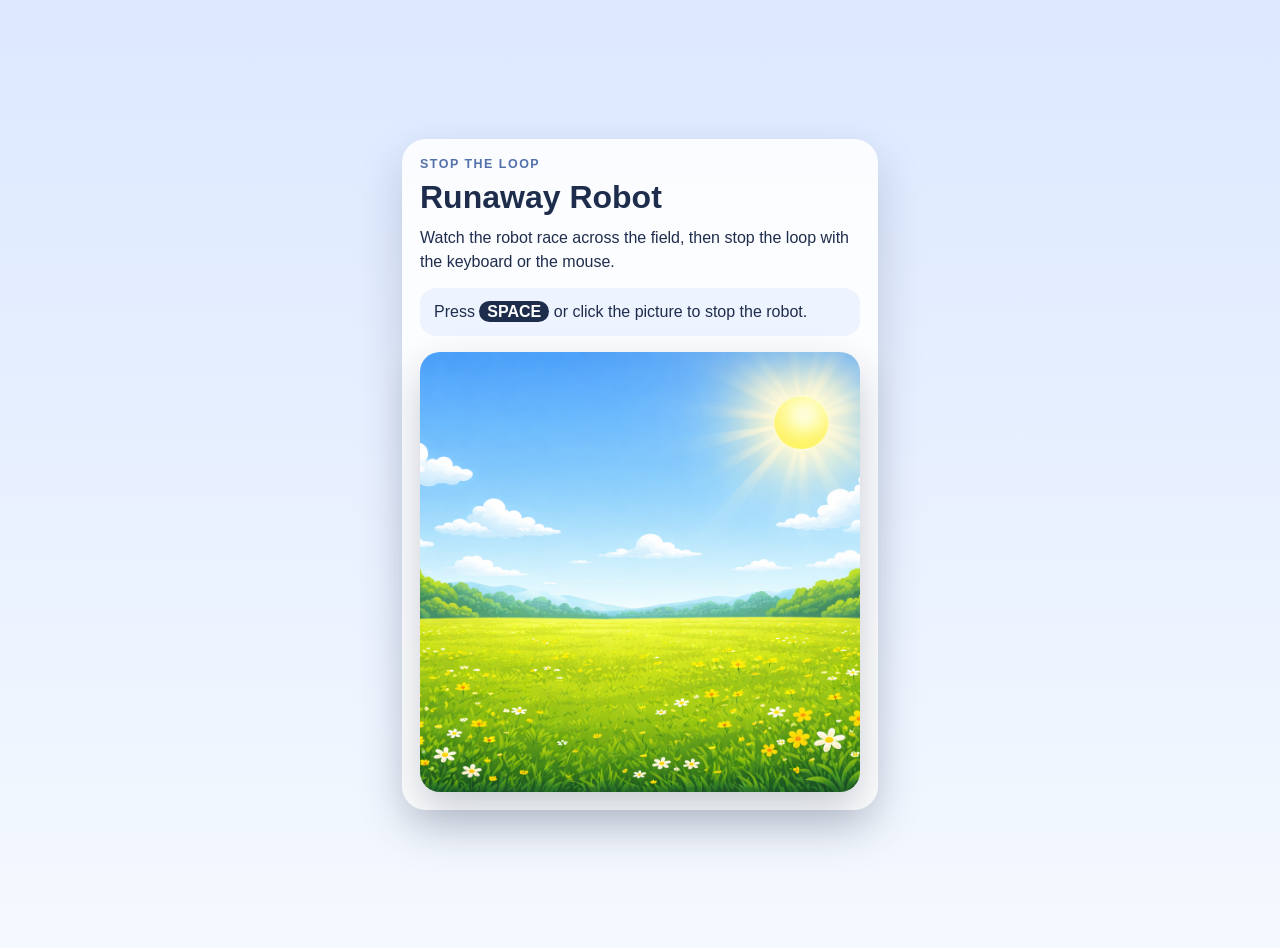
<file: en/code/runaway-robot-complete/index.html>
<!doctype html>
<html lang="en">
  <head>
    <meta charset="utf-8">
    <meta name="viewport" content="width=device-width, initial-scale=1">
    <title>Runaway Robot Complete</title>
    <link rel="stylesheet" href="style.css">
    <script defer src="https://rpf.io/p5"></script>
    <script defer src="main.js"></script>
  </head>
  <body>
    <main class="project-card">
      <p class="eyebrow">Stop the loop</p>
      <h1>Runaway Robot</h1>
      <p class="intro">Watch the robot race across the field, then stop the loop with the keyboard or the mouse.</p>
      <p id="status-text" class="status" aria-live="polite">Press <kbd>SPACE</kbd> or click the picture to stop the robot.</p>
      <div id="sketch-holder" class="sketch-holder">
        <img class="backdrop" src="backdrop.png" alt="" aria-hidden="true">
      </div>
    </main>
  </body>
</html>
</file>
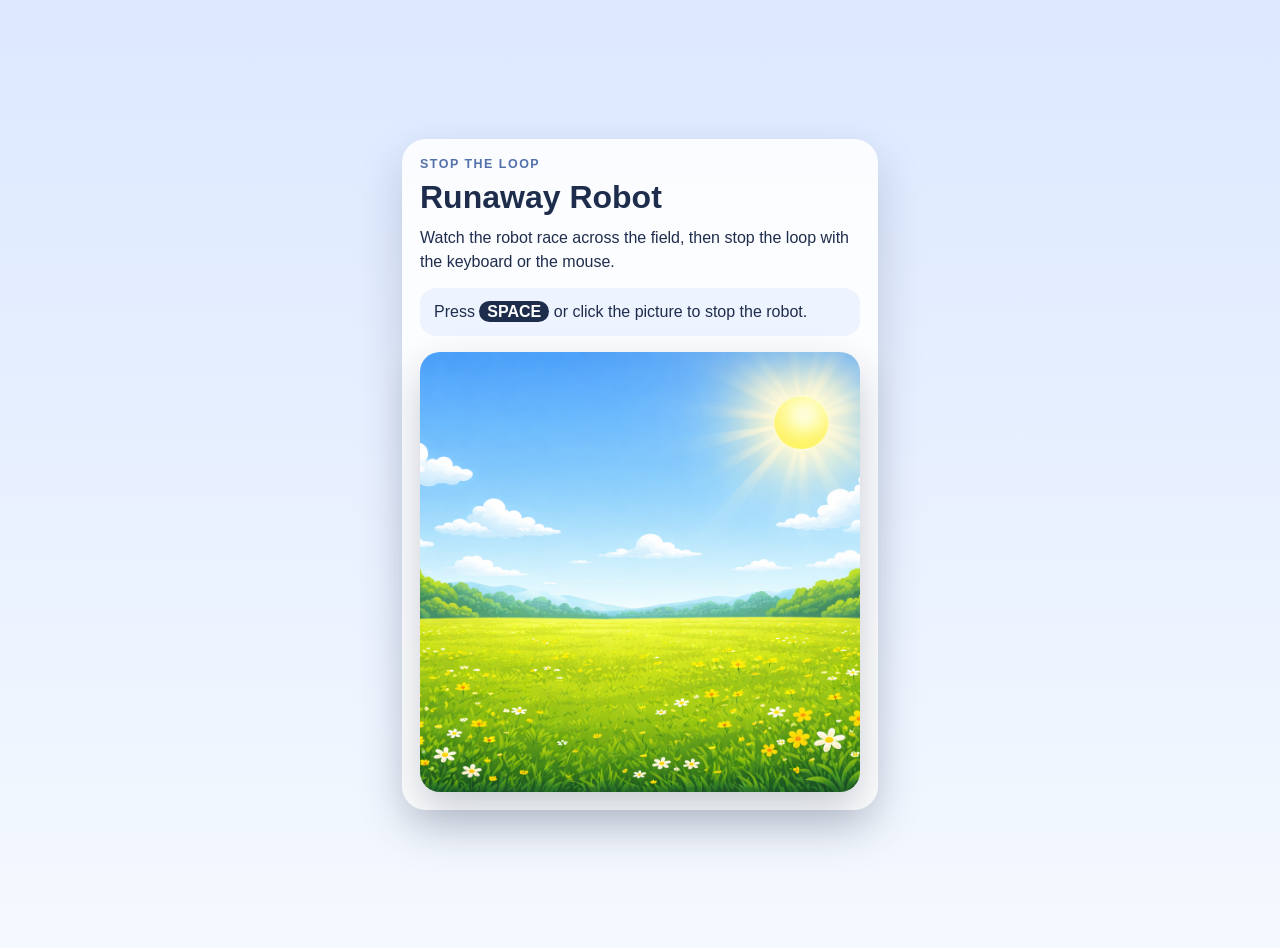
<file: en/code/runaway-robot-starter/index.html>
<!doctype html>
<html lang="en">
  <head>
    <meta charset="utf-8">
    <meta name="viewport" content="width=device-width, initial-scale=1">
    <title>Runaway Robot Starter</title>
    <link rel="stylesheet" href="style.css">
    <script defer src="https://rpf.io/p5"></script>
    <script defer src="main.js"></script>
  </head>
  <body>
    <main class="project-card">
      <p class="eyebrow">Stop the loop</p>
      <h1>Runaway Robot</h1>
      <p class="intro">Watch the robot race across the field, then stop the loop with the keyboard or the mouse.</p>
      <p id="status-text" class="status" aria-live="polite">Press <kbd>SPACE</kbd> or click the picture to stop the robot.</p>
      <div id="sketch-holder" class="sketch-holder">
        <img class="backdrop" src="backdrop.png" alt="" aria-hidden="true">
      </div>
    </main>
  </body>
</html>
</file>
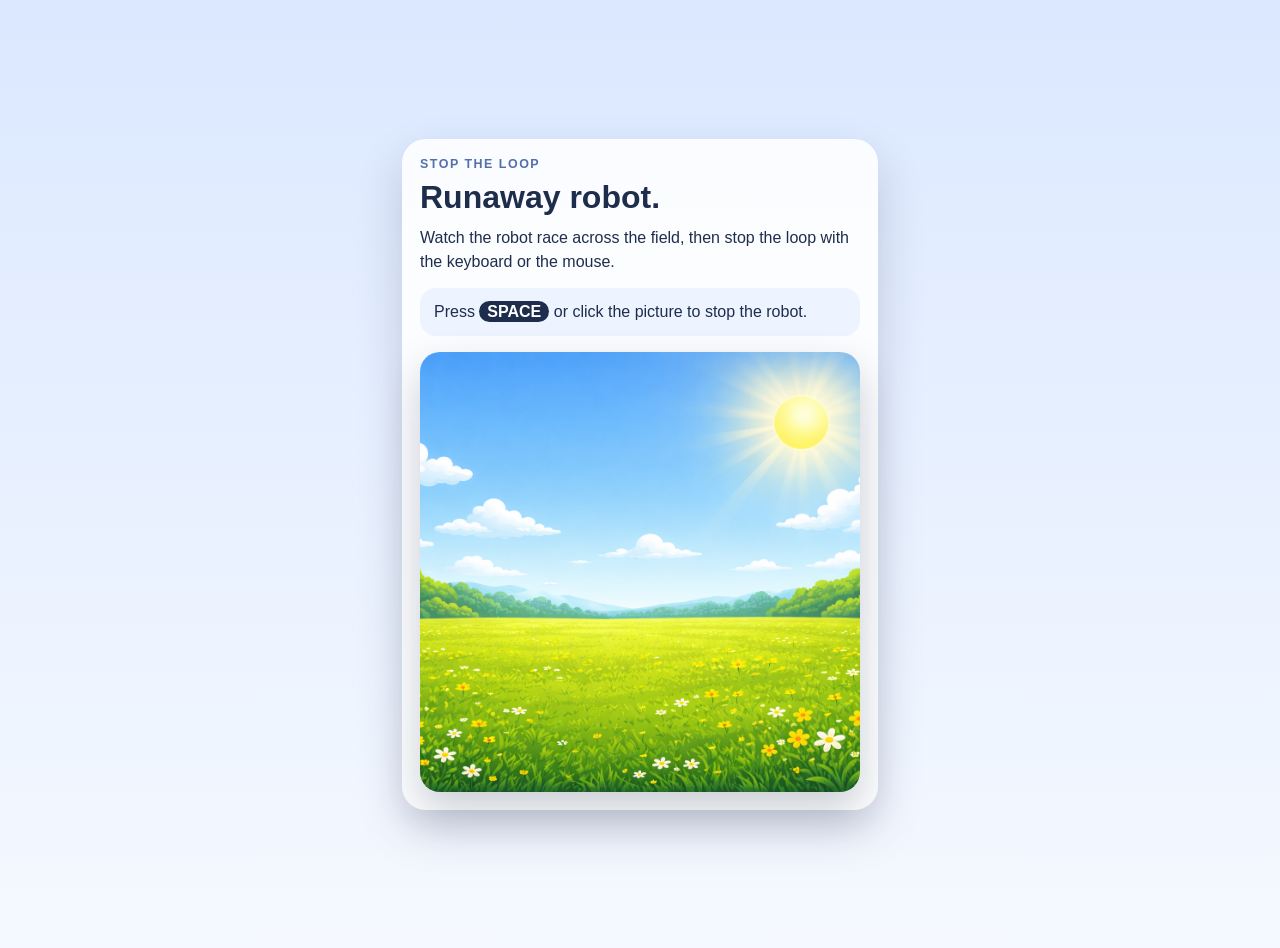
<file: en/code/stop-a-thing-complete/index.html>
<!doctype html>
<html lang="en">
  <head>
    <meta charset="utf-8">
    <meta name="viewport" content="width=device-width, initial-scale=1">
    <title>Runaway robot complete</title>
    <link rel="stylesheet" href="style.css">
    <script defer src="https://rpf.io/p5"></script>
    <script defer src="main.js"></script>
  </head>
  <body>
    <main class="project-card">
      <p class="eyebrow">Stop the loop</p>
      <h1>Runaway robot.</h1>
      <p class="intro">Watch the robot race across the field, then stop the loop with the keyboard or the mouse.</p>
      <p id="status-text" class="status" aria-live="polite">Press <kbd>SPACE</kbd> or click the picture to stop the robot.</p>
      <div id="sketch-holder" class="sketch-holder">
        <img class="backdrop" src="backdrop.png" alt="" aria-hidden="true">
      </div>
    </main>
  </body>
</html>
</file>
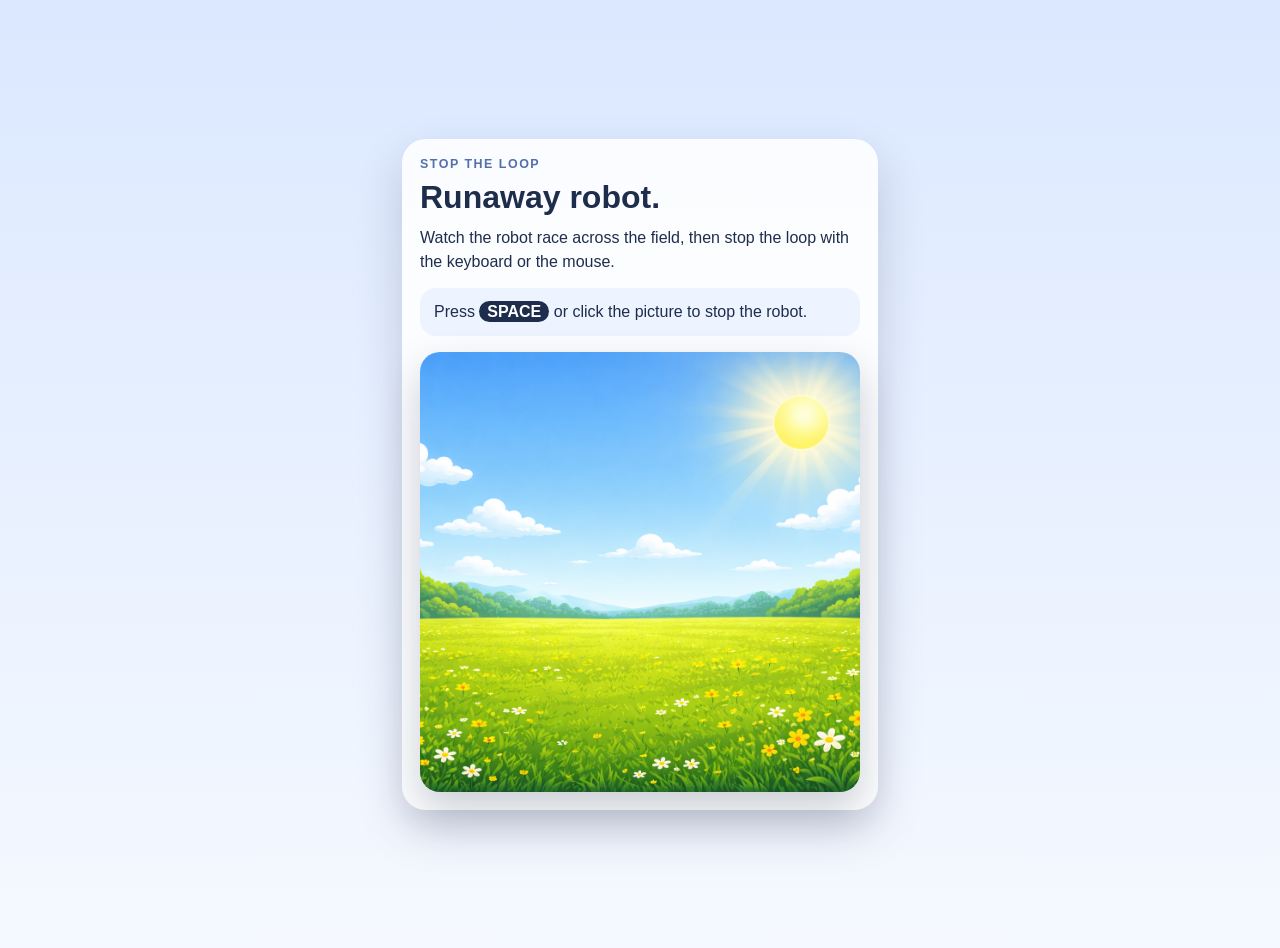
<file: en/code/stop-a-thing-starter/index.html>
<!doctype html>
<html lang="en">
  <head>
    <meta charset="utf-8">
    <meta name="viewport" content="width=device-width, initial-scale=1">
    <title>Runaway robot starter</title>
    <link rel="stylesheet" href="style.css">
    <script defer src="https://rpf.io/p5"></script>
    <script defer src="main.js"></script>
  </head>
  <body>
    <main class="project-card">
      <p class="eyebrow">Stop the loop</p>
      <h1>Runaway robot.</h1>
      <p class="intro">Watch the robot race across the field, then stop the loop with the keyboard or the mouse.</p>
      <p id="status-text" class="status" aria-live="polite">Press <kbd>SPACE</kbd> or click the picture to stop the robot.</p>
      <div id="sketch-holder" class="sketch-holder">
        <img class="backdrop" src="backdrop.png" alt="" aria-hidden="true">
      </div>
    </main>
  </body>
</html>
</file>
<file: en/code/runaway-robot-complete/style.css>
html,
body {
  margin: 0;
  min-height: 100%;
  background: linear-gradient(180deg, #dbe8ff 0%, #f5f9ff 100%);
  font-family: "Trebuchet MS", Arial, sans-serif;
  color: #1f2d4d;
}

body {
  min-height: 100vh;
  display: flex;
  align-items: center;
  justify-content: center;
  padding: 24px 16px;
}

.project-card {
  width: min(440px, 100%);
  padding: 18px;
  border-radius: 24px;
  background: rgba(255, 255, 255, 0.88);
  box-shadow: 0 20px 46px rgba(25, 35, 60, 0.18);
}

.eyebrow {
  margin: 0 0 8px;
  font-size: 0.78rem;
  font-weight: 700;
  letter-spacing: 0.12em;
  text-transform: uppercase;
  color: #5270aa;
}

h1 {
  margin: 0;
  font-size: 2rem;
}

.intro {
  margin: 10px 0 0;
  line-height: 1.5;
}

.status {
  margin: 14px 0 0;
  padding: 12px 14px;
  border-radius: 16px;
  background: #edf3ff;
  line-height: 1.5;
}

kbd {
  padding: 2px 8px;
  border-radius: 999px;
  background: #1f2d4d;
  color: #fff;
  font: inherit;
  font-weight: 700;
}

.sketch-holder {
  position: relative;
  margin-top: 16px;
  aspect-ratio: 1 / 1;
  border-radius: 20px;
  overflow: hidden;
  box-shadow: 0 18px 40px rgba(25, 35, 60, 0.22);
}

.backdrop {
  position: absolute;
  inset: 0;
  display: block;
  width: 100%;
  height: 100%;
  object-fit: cover;
}

canvas {
  position: absolute;
  inset: 0;
  display: block;
  width: 100% !important;
  height: 100% !important;
  background: transparent;
  touch-action: none;
}
</file>
<file: en/code/runaway-robot-starter/style.css>
html,
body {
  margin: 0;
  min-height: 100%;
  background: linear-gradient(180deg, #dbe8ff 0%, #f5f9ff 100%);
  font-family: "Trebuchet MS", Arial, sans-serif;
  color: #1f2d4d;
}

body {
  min-height: 100vh;
  display: flex;
  align-items: center;
  justify-content: center;
  padding: 24px 16px;
}

.project-card {
  width: min(440px, 100%);
  padding: 18px;
  border-radius: 24px;
  background: rgba(255, 255, 255, 0.88);
  box-shadow: 0 20px 46px rgba(25, 35, 60, 0.18);
}

.eyebrow {
  margin: 0 0 8px;
  font-size: 0.78rem;
  font-weight: 700;
  letter-spacing: 0.12em;
  text-transform: uppercase;
  color: #5270aa;
}

h1 {
  margin: 0;
  font-size: 2rem;
}

.intro {
  margin: 10px 0 0;
  line-height: 1.5;
}

.status {
  margin: 14px 0 0;
  padding: 12px 14px;
  border-radius: 16px;
  background: #edf3ff;
  line-height: 1.5;
}

kbd {
  padding: 2px 8px;
  border-radius: 999px;
  background: #1f2d4d;
  color: #fff;
  font: inherit;
  font-weight: 700;
}

.sketch-holder {
  position: relative;
  margin-top: 16px;
  aspect-ratio: 1 / 1;
  border-radius: 20px;
  overflow: hidden;
  box-shadow: 0 18px 40px rgba(25, 35, 60, 0.22);
}

.backdrop {
  position: absolute;
  inset: 0;
  display: block;
  width: 100%;
  height: 100%;
  object-fit: cover;
}

canvas {
  position: absolute;
  inset: 0;
  display: block;
  width: 100% !important;
  height: 100% !important;
  background: transparent;
  touch-action: none;
}
</file>
<file: en/code/stop-a-thing-complete/style.css>
html,
body {
  margin: 0;
  min-height: 100%;
  background: linear-gradient(180deg, #dbe8ff 0%, #f5f9ff 100%);
  font-family: "Trebuchet MS", Arial, sans-serif;
  color: #1f2d4d;
}

body {
  min-height: 100vh;
  display: flex;
  align-items: center;
  justify-content: center;
  padding: 24px 16px;
}

.project-card {
  width: min(440px, 100%);
  padding: 18px;
  border-radius: 24px;
  background: rgba(255, 255, 255, 0.88);
  box-shadow: 0 20px 46px rgba(25, 35, 60, 0.18);
}

.eyebrow {
  margin: 0 0 8px;
  font-size: 0.78rem;
  font-weight: 700;
  letter-spacing: 0.12em;
  text-transform: uppercase;
  color: #5270aa;
}

h1 {
  margin: 0;
  font-size: 2rem;
}

.intro {
  margin: 10px 0 0;
  line-height: 1.5;
}

.status {
  margin: 14px 0 0;
  padding: 12px 14px;
  border-radius: 16px;
  background: #edf3ff;
  line-height: 1.5;
}

kbd {
  padding: 2px 8px;
  border-radius: 999px;
  background: #1f2d4d;
  color: #fff;
  font: inherit;
  font-weight: 700;
}

.sketch-holder {
  position: relative;
  margin-top: 16px;
  aspect-ratio: 1 / 1;
  border-radius: 20px;
  overflow: hidden;
  box-shadow: 0 18px 40px rgba(25, 35, 60, 0.22);
}

.backdrop {
  position: absolute;
  inset: 0;
  display: block;
  width: 100%;
  height: 100%;
  object-fit: cover;
}

canvas {
  position: absolute;
  inset: 0;
  display: block;
  width: 100% !important;
  height: 100% !important;
  background: transparent;
  touch-action: none;
}
</file>
<file: en/code/stop-a-thing-starter/style.css>
html,
body {
  margin: 0;
  min-height: 100%;
  background: linear-gradient(180deg, #dbe8ff 0%, #f5f9ff 100%);
  font-family: "Trebuchet MS", Arial, sans-serif;
  color: #1f2d4d;
}

body {
  min-height: 100vh;
  display: flex;
  align-items: center;
  justify-content: center;
  padding: 24px 16px;
}

.project-card {
  width: min(440px, 100%);
  padding: 18px;
  border-radius: 24px;
  background: rgba(255, 255, 255, 0.88);
  box-shadow: 0 20px 46px rgba(25, 35, 60, 0.18);
}

.eyebrow {
  margin: 0 0 8px;
  font-size: 0.78rem;
  font-weight: 700;
  letter-spacing: 0.12em;
  text-transform: uppercase;
  color: #5270aa;
}

h1 {
  margin: 0;
  font-size: 2rem;
}

.intro {
  margin: 10px 0 0;
  line-height: 1.5;
}

.status {
  margin: 14px 0 0;
  padding: 12px 14px;
  border-radius: 16px;
  background: #edf3ff;
  line-height: 1.5;
}

kbd {
  padding: 2px 8px;
  border-radius: 999px;
  background: #1f2d4d;
  color: #fff;
  font: inherit;
  font-weight: 700;
}

.sketch-holder {
  position: relative;
  margin-top: 16px;
  aspect-ratio: 1 / 1;
  border-radius: 20px;
  overflow: hidden;
  box-shadow: 0 18px 40px rgba(25, 35, 60, 0.22);
}

.backdrop {
  position: absolute;
  inset: 0;
  display: block;
  width: 100%;
  height: 100%;
  object-fit: cover;
}

canvas {
  position: absolute;
  inset: 0;
  display: block;
  width: 100% !important;
  height: 100% !important;
  background: transparent;
  touch-action: none;
}
</file>
